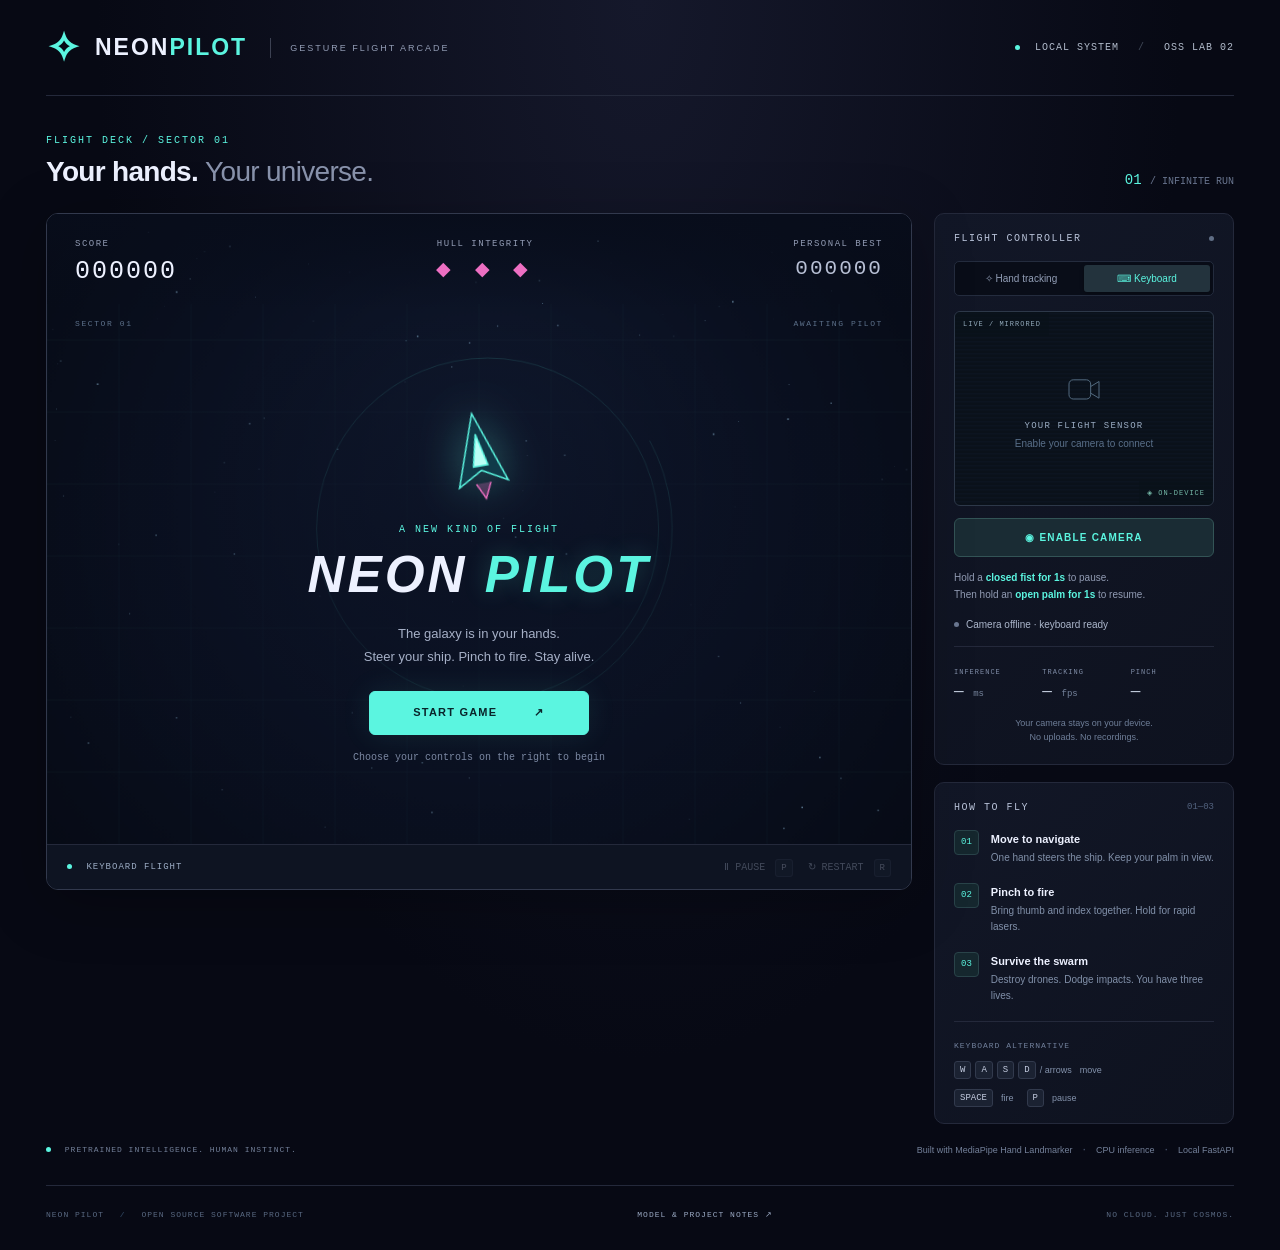
<file: static/index.html>
<!doctype html>
<html lang="en">
<head>
  <meta charset="utf-8"><meta name="viewport" content="width=device-width,initial-scale=1">
  <meta name="theme-color" content="#070914"><meta name="description" content="A local, gesture-controlled space arcade. Your hand is the flight controller.">
  <title>NEON PILOT — Gesture flight arcade</title>
  <link rel="icon" href="data:,"><link rel="stylesheet" href="/static/style.css">
  <script type="module" src="/static/app.js"></script>
</head>
<body>
  <div class="shell">
    <header class="topbar"><a class="brand" href="/" aria-label="Neon Pilot home"><span class="brand-icon">✧</span> NEON<span>PILOT</span><small>GESTURE FLIGHT ARCADE</small></a><div class="local-badge"><i></i> LOCAL SYSTEM <span>/</span> OSS LAB 02</div></header>
    <main>
      <div class="section-heading"><div><span class="eyebrow">FLIGHT DECK / SECTOR 01</span><h1>Your hands. <span>Your universe.</span></h1></div><span class="edition">01 <span> / INFINITE RUN</span></span></div>
      <div class="game-layout">
        <section class="arena" aria-label="Game area">
          <div class="hud"><div><span>SCORE</span><strong id="score">000000</strong></div><div class="hud-center"><span>HULL INTEGRITY</span><strong id="lives" aria-label="3 lives">◆ ◆ ◆</strong></div><div class="hud-best"><span>PERSONAL BEST</span><strong id="best">000000</strong></div></div>
          <canvas id="game" width="960" height="700" aria-label="Spaceship game. Use arrows or WASD to move and Space to fire."></canvas>
          <div class="sector-label"><span id="sector">SECTOR 01</span><span id="flightStatus">AWAITING PILOT</span></div>
          <div class="overlay" id="overlay">
            <div class="title-emblem" aria-hidden="true"><svg viewBox="0 0 120 120"><path d="M60 13 87 91 60 76 33 91Z"/><path d="m60 36 8 35H52Z"/><path d="m52 90 8 17 8-17"/></svg></div>
            <span class="eyebrow" id="overlayTag">A NEW KIND OF FLIGHT</span>
            <h2 id="overlayTitle">NEON <span>PILOT</span></h2>
            <p id="overlayText">The galaxy is in your hands.<br>Steer your ship. Pinch to fire. Stay alive.</p>
            <div class="result" id="result" hidden></div>
            <button class="button primary" id="startButton">START GAME <span>↗</span></button>
            <p class="overlay-hint" id="overlayHint">Choose your controls on the right to begin</p>
          </div>
          <div class="arena-controls"><span><i></i> <span id="modeLabel">KEYBOARD FLIGHT</span></span><div><button id="pauseButton" class="icon-button" disabled>Ⅱ PAUSE <kbd>P</kbd></button><button id="restartButton" class="icon-button" disabled>↻ RESTART <kbd>R</kbd></button></div></div>
        </section>
        <aside>
          <section class="panel controller-panel"><div class="panel-heading"><h2>FLIGHT CONTROLLER</h2><span class="tiny-light" id="trackingLight"></span></div>
            <div class="mode-toggle" role="group" aria-label="Control mode"><button id="gestureMode" aria-pressed="false">✧ Hand tracking</button><button id="keyboardMode" class="selected" aria-pressed="true">⌨ Keyboard</button></div>
            <div class="camera-frame"><video id="webcam" autoplay playsinline muted></video><canvas id="landmarks" width="640" height="480"></canvas><div class="camera-empty" id="cameraEmpty"><svg viewBox="0 0 48 48" aria-hidden="true"><rect x="6" y="13" width="26" height="23" rx="5"/><path d="m32 21 10-6v20l-10-6"/></svg><strong>YOUR FLIGHT SENSOR</strong><span>Enable your camera to connect</span></div><span class="camera-corner">LIVE / MIRRORED</span><span class="camera-private">◈ ON-DEVICE</span></div>
            <button class="button camera-button" id="cameraButton">◉ ENABLE CAMERA</button>
            <p class="gesture-help">Hold a <strong>closed fist for 1s</strong> to pause.<br>Then hold an <strong>open palm for 1s</strong> to resume.</p>
            <div class="status-row"><span id="statusDot" class="status-dot"></span><span id="cameraStatus" role="status">Camera offline · keyboard ready</span></div><p class="action-message" id="cameraMessage" role="status"></p>
            <div class="telemetry"><div><span>INFERENCE</span><strong id="inference">— <small>ms</small></strong></div><div><span>TRACKING</span><strong id="trackingRate">— <small>fps</small></strong></div><div><span>PINCH</span><strong id="pinchValue">—</strong></div></div>
            <p class="privacy-note">Your camera stays on your device.<br>No uploads. No recordings.</p>
          </section>
          <section class="panel instructions"><div class="panel-heading"><h2>HOW TO FLY</h2><span class="instruction-id">01—03</span></div><ol><li><span>01</span><div><strong>Move to navigate</strong><p>One hand steers the ship. Keep your palm in view.</p></div></li><li><span>02</span><div><strong>Pinch to fire</strong><p>Bring thumb and index together. Hold for rapid lasers.</p></div></li><li><span>03</span><div><strong>Survive the swarm</strong><p>Destroy drones. Dodge impacts. You have three lives.</p></div></li></ol><div class="keyboard-guide"><span>KEYBOARD ALTERNATIVE</span><p><kbd>W</kbd><kbd>A</kbd><kbd>S</kbd><kbd>D</kbd> / arrows <span>move</span></p><p><kbd>SPACE</kbd><span>fire</span><kbd>P</kbd><span>pause</span></p></div></section>
        </aside>
      </div>
      <div class="below-game"><span><i></i> PRETRAINED INTELLIGENCE. HUMAN INSTINCT.</span><p>Built with MediaPipe Hand Landmarker <b>·</b> CPU inference <b>·</b> Local FastAPI</p></div>
    </main>
    <footer><span>NEON PILOT <b>/</b> OPEN SOURCE SOFTWARE PROJECT</span><a href="/static/about.html">MODEL & PROJECT NOTES ↗</a><span>NO CLOUD. JUST COSMOS.</span></footer>
  </div>
</body>
</html>
</file>
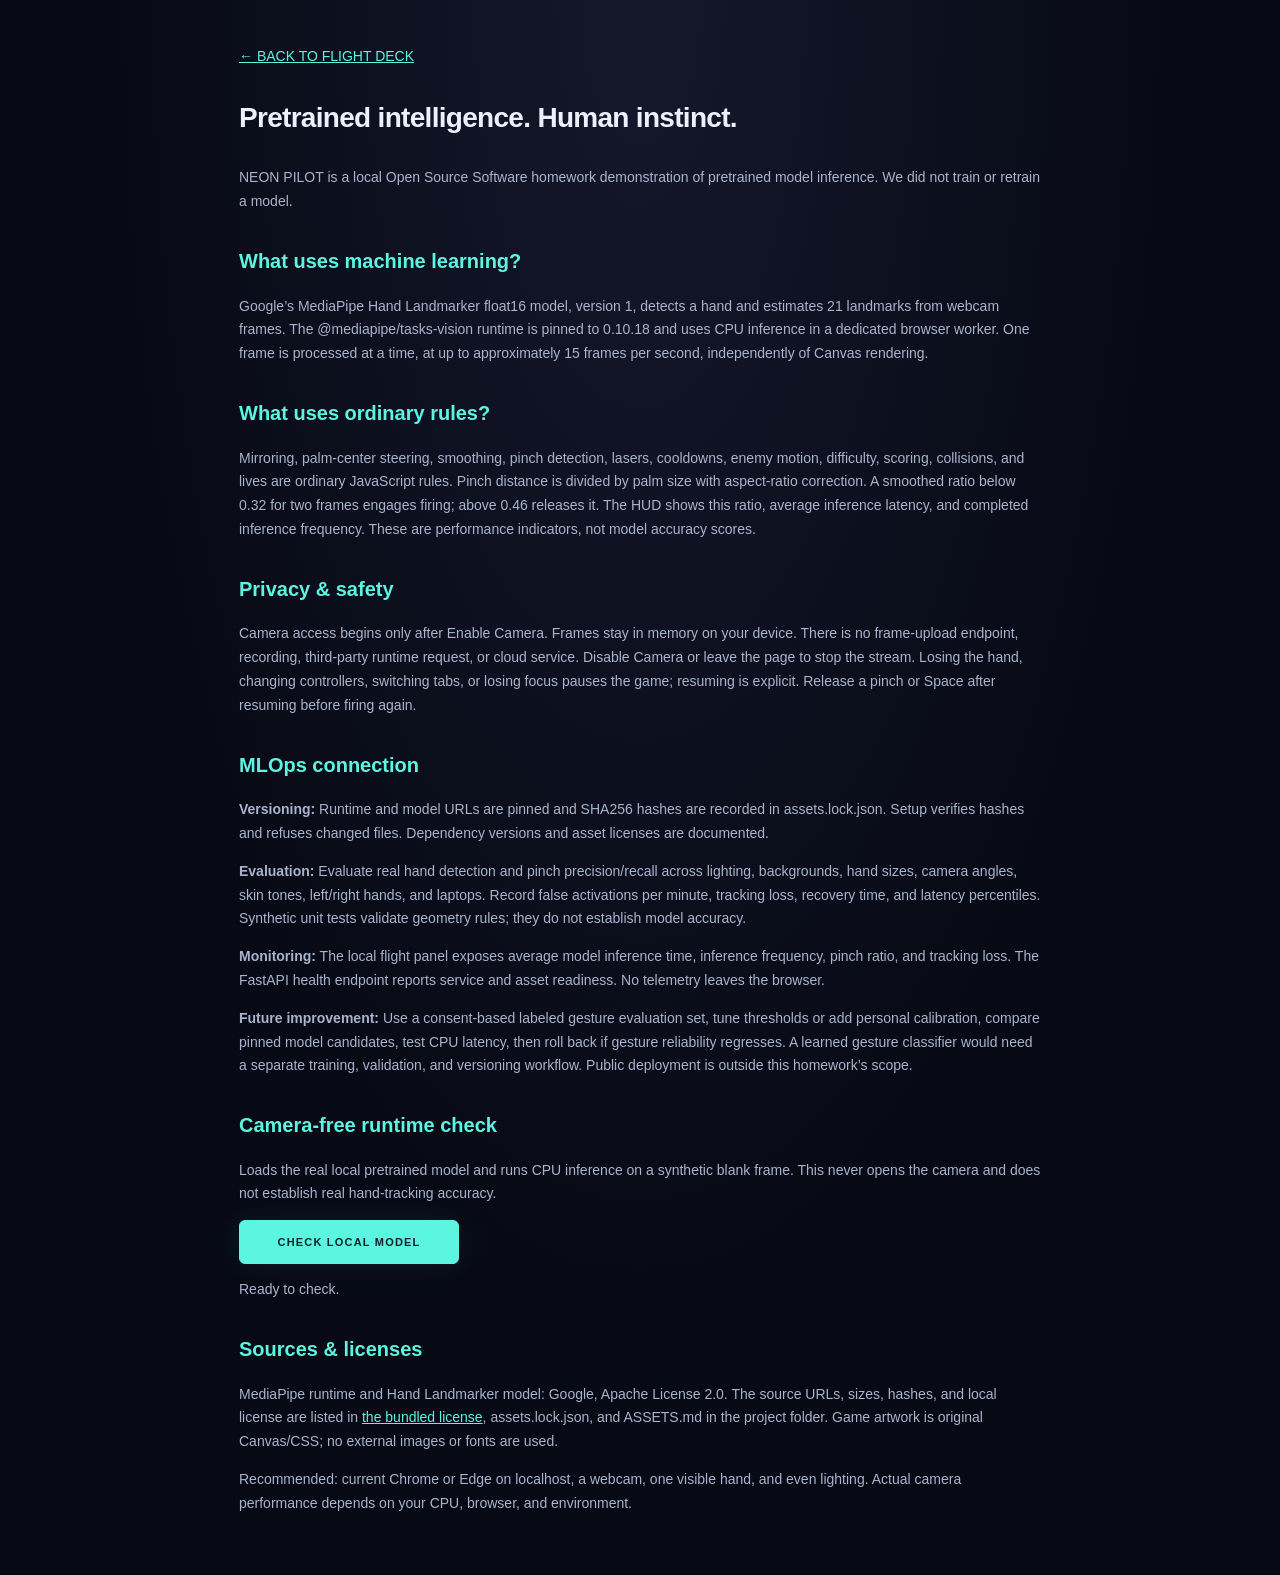
<file: static/about.html>
<!doctype html><html lang="en"><head><meta charset="utf-8"><meta name="viewport" content="width=device-width,initial-scale=1"><title>NEON PILOT — Project notes</title><link rel="stylesheet" href="/static/style.css"><link rel="icon" href="data:,"><script type="module" src="/static/diagnostics.js"></script></head><body><main class="notes"><a href="/">← BACK TO FLIGHT DECK</a><h1>Pretrained intelligence. Human instinct.</h1><p>NEON PILOT is a local Open Source Software homework demonstration of pretrained model inference. We did not train or retrain a model.</p><h2>What uses machine learning?</h2><p>Google’s MediaPipe Hand Landmarker float16 model, version 1, detects a hand and estimates 21 landmarks from webcam frames. The @mediapipe/tasks-vision runtime is pinned to 0.10.18 and uses CPU inference in a dedicated browser worker. One frame is processed at a time, at up to approximately 15 frames per second, independently of Canvas rendering.</p><h2>What uses ordinary rules?</h2><p>Mirroring, palm-center steering, smoothing, pinch detection, lasers, cooldowns, enemy motion, difficulty, scoring, collisions, and lives are ordinary JavaScript rules. Pinch distance is divided by palm size with aspect-ratio correction. A smoothed ratio below 0.32 for two frames engages firing; above 0.46 releases it. The HUD shows this ratio, average inference latency, and completed inference frequency. These are performance indicators, not model accuracy scores.</p><h2>Privacy & safety</h2><p>Camera access begins only after Enable Camera. Frames stay in memory on your device. There is no frame-upload endpoint, recording, third-party runtime request, or cloud service. Disable Camera or leave the page to stop the stream. Losing the hand, changing controllers, switching tabs, or losing focus pauses the game; resuming is explicit. Release a pinch or Space after resuming before firing again.</p><h2>MLOps connection</h2><p><strong>Versioning:</strong> Runtime and model URLs are pinned and SHA256 hashes are recorded in assets.lock.json. Setup verifies hashes and refuses changed files. Dependency versions and asset licenses are documented.</p><p><strong>Evaluation:</strong> Evaluate real hand detection and pinch precision/recall across lighting, backgrounds, hand sizes, camera angles, skin tones, left/right hands, and laptops. Record false activations per minute, tracking loss, recovery time, and latency percentiles. Synthetic unit tests validate geometry rules; they do not establish model accuracy.</p><p><strong>Monitoring:</strong> The local flight panel exposes average model inference time, inference frequency, pinch ratio, and tracking loss. The FastAPI health endpoint reports service and asset readiness. No telemetry leaves the browser.</p><p><strong>Future improvement:</strong> Use a consent-based labeled gesture evaluation set, tune thresholds or add personal calibration, compare pinned model candidates, test CPU latency, then roll back if gesture reliability regresses. A learned gesture classifier would need a separate training, validation, and versioning workflow. Public deployment is outside this homework’s scope.</p><h2>Camera-free runtime check</h2><p>Loads the real local pretrained model and runs CPU inference on a synthetic blank frame. This never opens the camera and does not establish real hand-tracking accuracy.</p><button class="button primary" id="runtimeCheck">CHECK LOCAL MODEL</button><p id="runtimeOutput" role="status">Ready to check.</p><h2>Sources & licenses</h2><p>MediaPipe runtime and Hand Landmarker model: Google, Apache License 2.0. The source URLs, sizes, hashes, and local license are listed in <a href="/static/vendor/LICENSE">the bundled license</a>, assets.lock.json, and ASSETS.md in the project folder. Game artwork is original Canvas/CSS; no external images or fonts are used.</p><p>Recommended: current Chrome or Edge on localhost, a webcam, one visible hand, and even lighting. Actual camera performance depends on your CPU, browser, and environment.</p></main></body></html>
</file>
<file: static/style.css>
@import url('/static/fonts.css');
.gesture-help{font-size:10px;line-height:1.7;color:var(--muted);margin:12px 0}.gesture-help strong{font-weight:600;color:var(--cyan)}
:root{color-scheme:dark;--bg:#070914;--panel:#101321;--line:#24293b;--muted:#929cb4;--text:#edf1ff;--cyan:#5bf5e0;--pink:#ed6fc2}*{box-sizing:border-box}body{margin:0;background:radial-gradient(ellipse at 50% 0,#15182b 0,transparent 60%),var(--bg);color:var(--text);font-family:'Segoe UI',Arial,sans-serif;font-size:14px}.shell{max-width:1500px;margin:auto;padding:0 46px}.topbar{height:96px;border-bottom:1px solid var(--line);display:flex;align-items:center;justify-content:space-between}.brand{display:flex;align-items:center;font-size:23px;font-weight:800;letter-spacing:2px;text-decoration:none;color:var(--text)}.brand>span:not(.brand-icon){color:var(--cyan)}.brand-icon{font-size:41px;color:var(--cyan);margin-right:13px}.brand small{border-left:1px solid #3c4152;padding:5px 0 5px 19px;margin-left:23px;font-size:9px;letter-spacing:2px;color:var(--muted);font-weight:500}.local-badge{font:10px Consolas,monospace;letter-spacing:1px;color:#b1bbcb}.local-badge i,.arena-controls i,.below-game i{display:inline-block;width:5px;height:5px;background:var(--cyan);border-radius:50%;margin-right:8px}.local-badge span{margin:0 12px;color:#42495a}.section-heading{display:flex;justify-content:space-between;align-items:end;margin:34px 0 25px}.eyebrow{font:10px Consolas,monospace;letter-spacing:2px;color:var(--cyan)}h1{font-size:28px;letter-spacing:-.7px;margin:10px 0 0;font-weight:650}h1 span{color:#8993ac;font-weight:400}.edition{font:14px Consolas,monospace;color:var(--cyan)}.edition span{font-size:10px;color:#69758f}.game-layout{display:grid;grid-template-columns:minmax(0,1fr) 300px;gap:22px}.arena{position:relative;overflow:hidden;border:1px solid #32394d;border-radius:12px;background:#070b17;min-width:0;align-self:start;box-shadow:0 12px 60px #0004}.hud{position:absolute;z-index:2;top:0;width:100%;display:flex;justify-content:space-between;padding:25px 28px;pointer-events:none;background:linear-gradient(#080d1be8,transparent)}.hud span{display:block;font:9px Consolas,monospace;letter-spacing:1.5px;color:var(--muted)}.hud strong{display:block;font:25px Consolas,monospace;letter-spacing:2px;margin-top:8px}.hud-center{text-align:center}.hud-center strong{color:var(--pink);font-size:19px;letter-spacing:6px}.hud-best{text-align:right}.hud-best strong{font-size:21px;color:#b7bfd4}#game{display:block;width:100%;aspect-ratio:960/700}.sector-label{position:absolute;top:105px;left:28px;right:28px;display:flex;justify-content:space-between;font:8px Consolas,monospace;letter-spacing:1.6px;color:#5d718b;pointer-events:none}.overlay{position:absolute;inset:105px 0 44px;display:flex;flex-direction:column;align-items:center;justify-content:center;text-align:center;padding:15px;background:radial-gradient(ellipse,#0a1021b8,transparent 75%)}[hidden]{display:none!important}.title-emblem{width:110px;height:110px;margin-bottom:13px;transform:rotate(-10deg);filter:drop-shadow(0 0 20px #5bf5e061)}.title-emblem svg{width:100%;height:100%;fill:#103a49;stroke:var(--cyan);stroke-width:1.6}.title-emblem svg path:nth-child(2){fill:#bafff6}.title-emblem svg path:nth-child(3){stroke:var(--pink);fill:#ed6fc244}.overlay h2{font-size:clamp(35px,4vw,60px);font-weight:900;font-style:italic;letter-spacing:3px;margin:12px 0 4px;line-height:1.1}.overlay h2 span{color:var(--cyan);text-shadow:0 0 25px #5bf5e03a}.overlay>p{font-size:13px;line-height:1.8;color:#a6b0c7;margin:14px 0 22px}.button{border:1px solid var(--line);border-radius:6px;min-height:44px;font:700 11px 'Segoe UI',sans-serif;letter-spacing:1.2px;cursor:pointer;transition:background .15s,transform .15s;color:var(--text);background:#171e2e}.button:hover{background:#24324a;transform:translateY(-1px)}.button:disabled{opacity:.55;cursor:wait}.primary{background:var(--cyan);border-color:var(--cyan);color:#09242a;padding:0 27px;min-width:220px;box-shadow:0 0 30px #5bf5e018}.primary span{margin-left:33px}.primary:hover{background:#a6fff1}.overlay .overlay-hint{font:10px Consolas,monospace;color:#7b88a2;margin:17px 0 0}.arena-controls{height:45px;display:flex;align-items:center;justify-content:space-between;padding:0 20px;background:#0e1422;border-top:1px solid var(--line);font:9px Consolas,monospace;letter-spacing:1px;color:#9babc3}.arena-controls>div{display:flex;gap:15px}.icon-button{border:0;background:transparent;color:#b7c2d9;font:10px Consolas,monospace;cursor:pointer;padding:8px 0}.icon-button:disabled{opacity:.3;cursor:default}kbd{font:9px Consolas,monospace;background:#1b2232;border:1px solid #323a4d;border-radius:3px;padding:3px 5px;color:#c5cde1}.icon-button kbd{margin-left:4px}aside{display:flex;flex-direction:column;gap:17px}.panel{background:linear-gradient(135deg,#121727,#0e121f);border:1px solid var(--line);border-radius:10px;padding:19px}.panel-heading{display:flex;justify-content:space-between;align-items:center;margin-bottom:17px}.panel-heading h2{font:10px Consolas,monospace;letter-spacing:1.5px;margin:0;color:#b8c2d8}.tiny-light{width:5px;height:5px;border-radius:50%;background:#606e85}.tiny-light.active{background:var(--cyan);box-shadow:0 0 9px var(--cyan)}.mode-toggle{display:flex;background:#090d18;border:1px solid #242c3e;border-radius:5px;padding:3px;margin-bottom:15px}.mode-toggle button{flex:1;background:transparent;border:0;border-radius:3px;color:#929eb6;font-size:10px;padding:8px 2px;cursor:pointer}.mode-toggle button.selected{background:#23333d;color:var(--cyan);box-shadow:0 1px 4px #0005}.camera-frame{position:relative;aspect-ratio:4/3;background:repeating-linear-gradient(0deg,#0a111a 0,#0a111a 2px,#0c1420 3px,#0c1420 4px);border:1px solid #2d3849;border-radius:6px;overflow:hidden}#webcam,#landmarks{position:absolute;width:100%;height:100%;object-fit:fill;transform:scaleX(-1)}#landmarks{z-index:1}.camera-empty{position:absolute;inset:0;display:flex;flex-direction:column;align-items:center;justify-content:center}.camera-empty svg{width:40px;height:40px;fill:none;stroke:#536b80;stroke-width:1.2;margin-bottom:12px}.camera-empty strong{font:9px Consolas,monospace;letter-spacing:1.2px;color:#9caec5}.camera-empty>span{font-size:10px;color:#596f89;margin-top:7px}.camera-corner,.camera-private{position:absolute;z-index:2;font:7px Consolas,monospace;letter-spacing:1px;color:#91a8b9;padding:8px;background:#08121a88}.camera-corner{top:0;left:0}.camera-private{bottom:0;right:0;color:#76baa9}.camera-button{width:100%;margin-top:12px;background:#1a2c34;border-color:#335456;color:var(--cyan);min-height:39px;font-size:10px}.status-row{display:flex;align-items:center;gap:7px;margin:14px 0;font-size:10px;color:#acb7cc;line-height:1.5}.status-dot{width:5px;height:5px;border-radius:50%;flex-shrink:0;background:#6b7892}.status-dot.good{background:var(--cyan)}.status-dot.error{background:var(--pink)}.action-message{font-size:11px;line-height:1.5;color:#edb5d6;margin:0 0 12px}.action-message:empty{display:none}.telemetry{display:grid;grid-template-columns:repeat(3,1fr);border-top:1px solid var(--line);padding-top:14px;gap:5px}.telemetry span{font:7px Consolas,monospace;color:#7f8ca6;letter-spacing:1px}.telemetry strong{display:block;font:16px Consolas,monospace;color:#c4cede;margin-top:6px}.telemetry small{font-size:9px;color:#76849c}.privacy-note{text-align:center;font-size:9px;line-height:1.6;color:#6e7e98;margin:15px 0 0}.instructions{padding-bottom:16px}.instruction-id{font:9px Consolas,monospace;color:#52627e}ol{list-style:none;padding:0;margin:0}li{display:flex;gap:12px;margin-bottom:17px}li>span{font:9px Consolas,monospace;color:var(--cyan);border:1px solid #294349;background:#15272e;border-radius:4px;padding:6px;height:25px}li strong{font-size:11px;font-weight:600}li p{color:#8190a9;font-size:10px;line-height:1.6;margin:4px 0 0}.keyboard-guide{border-top:1px solid var(--line);padding-top:13px}.keyboard-guide>span{font:8px Consolas,monospace;letter-spacing:1px;color:#72819d}.keyboard-guide p{display:flex;align-items:center;gap:4px;font-size:9px;color:#8493ac;margin:10px 0 0}.keyboard-guide p span{margin:0 9px 0 4px}.below-game{display:flex;justify-content:space-between;align-items:center;margin:21px 0 30px;color:#74819a}.below-game>span{font:8px Consolas,monospace;letter-spacing:1px}.below-game p{font-size:9px;margin:0}.below-game b{color:#46516a;padding:0 8px}footer{border-top:1px solid var(--line);padding:24px 0 30px;display:flex;justify-content:space-between;color:#596982;font:8px Consolas,monospace;letter-spacing:1px}footer b{padding:0 10px;color:#2c415a}footer a{color:#9baac4;text-decoration:none}.result{color:var(--cyan);font:21px Consolas,monospace;margin:0 0 20px;white-space:pre-line}button:focus-visible,a:focus-visible{outline:2px solid var(--cyan);outline-offset:4px}.notes{max-width:850px;padding:45px 24px;margin:auto;line-height:1.7}.notes h1{margin:25px 0}.notes h2{color:var(--cyan);font-size:20px;margin-top:30px}.notes p,.notes li{color:#a8b4cd}.notes a{color:var(--cyan)}.notes li{display:list-item;margin-left:20px}@media(min-width:1450px){.game-layout{grid-template-columns:minmax(0,1fr) 320px}}@media(max-width:1100px){.shell{padding:0 24px}.game-layout{grid-template-columns:minmax(0,1fr) 270px;gap:16px}.panel{padding:15px}#game{aspect-ratio:4/4.5}.overlay h2{font-size:39px}.title-emblem{width:85px;height:85px}.hud{padding:22px 19px}.hud strong{font-size:20px}.hud span{font-size:8px}.arena-controls{padding:0 12px}.arena-controls kbd{display:none}.below-game{gap:15px}.below-game p{max-width:260px;text-align:right;line-height:1.7}}@media(max-width:760px){.shell{padding:0 16px}.topbar{height:75px}.brand{font-size:19px}.brand small,.local-badge,.edition{display:none}.section-heading{margin:25px 0 20px}h1{font-size:24px}.game-layout{grid-template-columns:1fr}.arena{width:100%}#game{aspect-ratio:4/4.5;max-height:670px}.overlay{inset:85px 0 45px}.overlay h2{font-size:42px}.title-emblem{width:85px;height:85px}.hud{padding:20px}.sector-label{top:85px;left:20px;right:20px}aside{display:grid;grid-template-columns:1fr 1fr;gap:12px}.camera-frame{aspect-ratio:4/3}.panel{padding:13px}.panel-heading h2{font-size:8px}.mode-toggle button{font-size:8px}.keyboard-guide p{flex-wrap:wrap}.below-game{display:block;margin-bottom:20px}.below-game p{max-width:none;text-align:left;margin-top:13px}footer{gap:15px;flex-wrap:wrap;font-size:7px}footer>span:last-child{display:none}}@media(max-width:420px){aside{grid-template-columns:1fr}.camera-frame{max-height:230px}.hud span{font-size:7px}.hud strong{font-size:18px}.overlay h2{font-size:36px}.title-emblem{width:65px;height:65px}.overlay>p{margin:10px 0 16px}.overlay .overlay-hint{font-size:8px}.arena-controls{font-size:8px}}@media(prefers-reduced-motion:reduce){*{scroll-behavior:auto!important;transition:none!important}}
</file>
